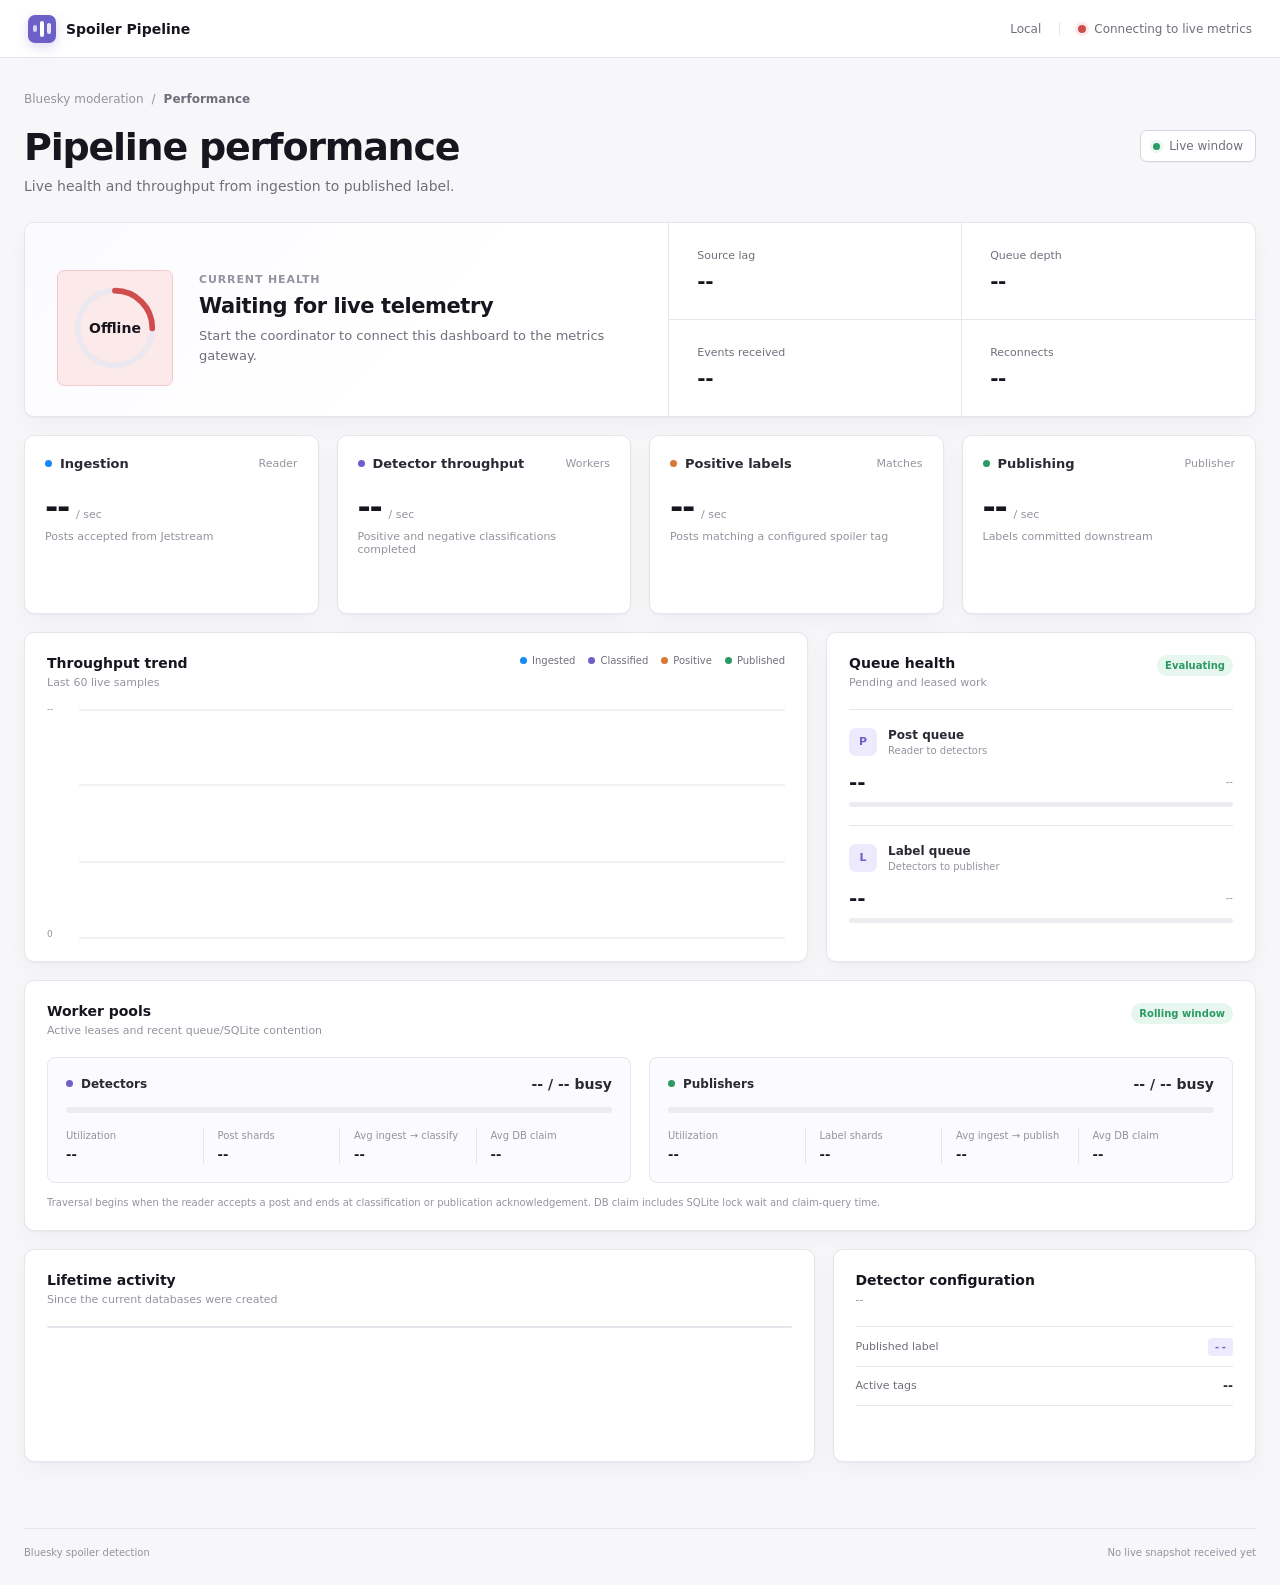
<file: docs/index.html>
<!doctype html>
<html lang="en">
  <head>
    <meta charset="utf-8">
    <meta name="viewport" content="width=device-width, initial-scale=1">
    <meta name="description" content="Live performance dashboard for the Bluesky spoiler detection pipeline">
    <title>Pipeline Performance</title>
    <link rel="stylesheet" href="styles.css?v=2">
    <script src="app.js?v=11" defer></script>
  </head>
  <body>
    <header class="app-bar">
      <a class="brand" href="#main-content" aria-label="Spoiler pipeline dashboard">
        <span class="brand-mark" aria-hidden="true">
          <i></i><i></i><i></i>
        </span>
        <span>Spoiler Pipeline</span>
      </a>
      <div class="app-bar-actions">
        <span class="environment">Local</span>
        <div class="connection" aria-live="polite">
          <span class="status-dot" id="status-dot"></span>
          <span id="freshness">Connecting...</span>
        </div>
      </div>
    </header>

    <main id="main-content">
      <nav class="breadcrumb" aria-label="Breadcrumb">
        <span>Bluesky moderation</span>
        <span aria-hidden="true">/</span>
        <strong>Performance</strong>
      </nav>

      <section class="page-heading" aria-labelledby="page-title">
        <div>
          <h1 id="page-title">Pipeline performance</h1>
          <p>Live health and throughput from ingestion to published label.</p>
        </div>
        <div class="window-control">
          <span class="live-pulse" aria-hidden="true"></span>
          <span id="window">Live window</span>
        </div>
      </section>

      <section class="overview-panel" aria-labelledby="health-title">
        <div class="health-summary">
          <div class="health-ring" id="health-ring" aria-hidden="true">
            <svg viewBox="0 0 120 120" role="presentation">
              <circle class="ring-track" cx="60" cy="60" r="52"></circle>
              <circle class="ring-value" cx="60" cy="60" r="52"></circle>
            </svg>
            <span class="health-ring-label" id="health-ring-label">--</span>
          </div>
          <div>
            <p class="overline">Current health</p>
            <h2 id="health-title">Waiting for telemetry</h2>
            <p id="health-description">Connecting to the live metrics gateway.</p>
          </div>
        </div>
        <dl class="health-facts">
          <div>
            <dt>Source lag</dt>
            <dd id="source-lag">--</dd>
          </div>
          <div>
            <dt>Queue depth</dt>
            <dd id="total-depth">--</dd>
          </div>
          <div>
            <dt>Events received</dt>
            <dd id="events-received">--</dd>
          </div>
          <div>
            <dt>Reconnects</dt>
            <dd id="reconnects">--</dd>
          </div>
        </dl>
      </section>

      <section class="metric-grid" aria-label="Pipeline rates">
        <article class="metric-card">
          <div class="metric-heading">
            <div>
              <span class="stage-dot stage-ingest"></span>
              <h2>Ingestion</h2>
            </div>
            <span>Reader</span>
          </div>
          <div class="metric-value"><strong id="ingestion-rate">--</strong><span>/ sec</span></div>
          <p>Posts accepted from Jetstream</p>
          <svg class="sparkline" id="ingestion-sparkline" viewBox="0 0 240 54" preserveAspectRatio="none" aria-label="Recent ingestion rate"></svg>
        </article>

        <article class="metric-card">
          <div class="metric-heading">
            <div>
              <span class="stage-dot stage-detect"></span>
              <h2>Detector throughput</h2>
            </div>
            <span>Workers</span>
          </div>
          <div class="metric-value"><strong id="detection-rate">--</strong><span>/ sec</span></div>
          <p>Positive and negative classifications completed</p>
          <svg class="sparkline" id="detection-sparkline" viewBox="0 0 240 54" preserveAspectRatio="none" aria-label="Recent classification rate"></svg>
        </article>

        <article class="metric-card">
          <div class="metric-heading">
            <div>
              <span class="stage-dot stage-label"></span>
              <h2>Positive labels</h2>
            </div>
            <span>Matches</span>
          </div>
          <div class="metric-value"><strong id="label-rate">--</strong><span>/ sec</span></div>
          <p>Posts matching a configured spoiler tag</p>
          <svg class="sparkline" id="label-sparkline" viewBox="0 0 240 54" preserveAspectRatio="none" aria-label="Recent positive label rate"></svg>
        </article>

        <article class="metric-card">
          <div class="metric-heading">
            <div>
              <span class="stage-dot stage-publish"></span>
              <h2>Publishing</h2>
            </div>
            <span>Publisher</span>
          </div>
          <div class="metric-value"><strong id="publish-rate">--</strong><span>/ sec</span></div>
          <p>Labels committed downstream</p>
          <svg class="sparkline" id="publish-sparkline" viewBox="0 0 240 54" preserveAspectRatio="none" aria-label="Recent publication rate"></svg>
        </article>
      </section>

      <section class="content-grid">
        <article class="panel throughput-panel" aria-labelledby="throughput-title">
          <div class="panel-heading">
            <div>
              <h2 id="throughput-title">Throughput trend</h2>
              <p>Last 60 live samples</p>
            </div>
            <div class="chart-legend" aria-label="Chart legend">
              <span><i class="legend-ingest"></i>Ingested</span>
              <span><i class="legend-detect"></i>Classified</span>
              <span><i class="legend-label"></i>Positive</span>
              <span><i class="legend-publish"></i>Published</span>
            </div>
          </div>
          <div class="chart-shell">
            <div class="chart-scale"><span id="chart-max">--</span><span>0</span></div>
            <svg id="throughput-chart" viewBox="0 0 720 230" preserveAspectRatio="none" aria-label="Pipeline throughput over time">
              <g class="chart-grid" aria-hidden="true">
                <line x1="0" y1="1" x2="720" y2="1"></line>
                <line x1="0" y1="76" x2="720" y2="76"></line>
                <line x1="0" y1="153" x2="720" y2="153"></line>
                <line x1="0" y1="229" x2="720" y2="229"></line>
              </g>
              <path id="chart-ingestion" class="chart-line chart-ingest"></path>
              <path id="chart-detection" class="chart-line chart-detect"></path>
              <path id="chart-label" class="chart-line chart-label"></path>
              <path id="chart-publish" class="chart-line chart-publish"></path>
            </svg>
          </div>
        </article>

        <article class="panel queue-panel" aria-labelledby="queues-title">
          <div class="panel-heading">
            <div>
              <h2 id="queues-title">Queue health</h2>
              <p>Pending and leased work</p>
            </div>
            <span id="bottleneck" class="status-badge">Evaluating</span>
          </div>

          <div class="queue-row" id="post-queue">
            <div class="queue-title">
              <span class="queue-icon">P</span>
              <div><strong>Post queue</strong><span>Reader to detectors</span></div>
            </div>
            <div class="queue-values">
              <strong id="post-depth">--</strong>
              <span id="post-age">--</span>
            </div>
            <div class="queue-track"><i id="post-fill"></i></div>
          </div>

          <div class="queue-row" id="label-queue">
            <div class="queue-title">
              <span class="queue-icon">L</span>
              <div><strong>Label queue</strong><span>Detectors to publisher</span></div>
            </div>
            <div class="queue-values">
              <strong id="label-depth">--</strong>
              <span id="label-age">--</span>
            </div>
            <div class="queue-track"><i id="label-fill"></i></div>
          </div>
        </article>
      </section>

      <section class="panel worker-panel" aria-labelledby="workers-title">
        <div class="panel-heading">
          <div>
            <h2 id="workers-title">Worker pools</h2>
            <p>Active leases and recent queue/SQLite contention</p>
          </div>
          <span class="status-badge" id="worker-window">Rolling window</span>
        </div>

        <div class="worker-grid">
          <article class="worker-pool" id="detector-pool">
            <div class="worker-pool-heading">
              <div><span class="stage-dot stage-detect"></span><strong>Detectors</strong></div>
              <strong id="detector-workers">-- / -- busy</strong>
            </div>
            <div class="worker-track"><i id="detector-worker-fill"></i></div>
            <dl class="worker-facts">
              <div><dt>Utilization</dt><dd id="detector-utilization">--</dd></div>
              <div><dt>Post shards</dt><dd id="detector-shards">--</dd></div>
              <div><dt>Avg ingest → classify</dt><dd id="detector-traversal">--</dd></div>
              <div><dt>Avg DB claim</dt><dd id="detector-db-wait">--</dd></div>
            </dl>
          </article>

          <article class="worker-pool" id="publisher-pool">
            <div class="worker-pool-heading">
              <div><span class="stage-dot stage-publish"></span><strong>Publishers</strong></div>
              <strong id="publisher-workers">-- / -- busy</strong>
            </div>
            <div class="worker-track"><i id="publisher-worker-fill"></i></div>
            <dl class="worker-facts">
              <div><dt>Utilization</dt><dd id="publisher-utilization">--</dd></div>
              <div><dt>Label shards</dt><dd id="publisher-shards">--</dd></div>
              <div><dt>Avg ingest → publish</dt><dd id="publisher-traversal">--</dd></div>
              <div><dt>Avg DB claim</dt><dd id="publisher-db-wait">--</dd></div>
            </dl>
          </article>
        </div>
        <p class="worker-note">Traversal begins when the reader accepts a post and ends at classification or publication acknowledgement. DB claim includes SQLite lock wait and claim-query time.</p>
      </section>

      <section class="content-grid lower-grid">
        <article class="panel totals-panel" aria-labelledby="totals-title">
          <div class="panel-heading">
            <div>
              <h2 id="totals-title">Lifetime activity</h2>
              <p>Since the current databases were created</p>
            </div>
          </div>
          <dl id="totals" class="totals-list"></dl>
        </article>

        <article class="panel configuration-panel" aria-labelledby="configuration-title">
          <div class="panel-heading">
            <div>
              <h2 id="configuration-title">Detector configuration</h2>
              <p id="detector-version">--</p>
            </div>
          </div>
          <dl class="configuration-list">
            <div><dt>Published label</dt><dd><code id="label-value">--</code></dd></div>
            <div><dt>Active tags</dt><dd id="tag-count">--</dd></div>
          </dl>
          <div class="tags" id="tags"></div>
        </article>
      </section>

      <p class="error" id="error" role="alert" hidden></p>
    </main>

    <footer>
      <span>Bluesky spoiler detection</span>
      <span id="footer-updated">Awaiting first snapshot</span>
    </footer>
  </body>
</html>
</file>
<file: docs/styles.css>
:root {
  color-scheme: light;
  --background: #f7f6f9;
  --surface: #ffffff;
  --surface-subtle: #fbfaff;
  --ink: #2b2933;
  --ink-strong: #17151e;
  --muted: #716e7b;
  --muted-light: #96929f;
  --line: #e7e4eb;
  --line-strong: #d8d4df;
  --blue: #1688f8;
  --purple: #6c5fc7;
  --purple-soft: #eeeafd;
  --green: #2c9a63;
  --green-soft: #e7f6ee;
  --orange: #d97735;
  --orange-soft: #fff1e7;
  --red: #d14d4d;
  --red-soft: #fceaea;
  --shadow: 0 1px 2px rgba(31, 26, 43, 0.04), 0 8px 24px rgba(31, 26, 43, 0.035);
}

* { box-sizing: border-box; }

html { background: var(--background); }

body {
  margin: 0;
  min-height: 100vh;
  color: var(--ink);
  background: var(--background);
  font-family: Inter, ui-sans-serif, system-ui, -apple-system, BlinkMacSystemFont, "Segoe UI", sans-serif;
  -webkit-font-smoothing: antialiased;
}

button, input, select { font: inherit; }

.app-bar {
  position: sticky;
  top: 0;
  z-index: 10;
  min-height: 58px;
  padding: 0 28px;
  display: flex;
  align-items: center;
  justify-content: space-between;
  border-bottom: 1px solid var(--line);
  background: rgba(255, 255, 255, 0.92);
  backdrop-filter: blur(14px);
}

.brand {
  display: inline-flex;
  align-items: center;
  gap: 10px;
  color: var(--ink-strong);
  font-size: 14px;
  font-weight: 650;
  text-decoration: none;
}

.brand-mark {
  width: 28px;
  height: 28px;
  padding: 6px 5px;
  display: flex;
  align-items: center;
  justify-content: space-between;
  border-radius: 7px;
  background: var(--purple);
  box-shadow: 0 4px 12px rgba(108, 95, 199, 0.24);
}

.brand-mark i {
  width: 4px;
  border-radius: 4px;
  background: #fff;
}

.brand-mark i:nth-child(1) { height: 7px; opacity: 0.72; }
.brand-mark i:nth-child(2) { height: 16px; }
.brand-mark i:nth-child(3) { height: 11px; opacity: 0.86; }

.app-bar-actions,
.connection,
.window-control,
.chart-legend,
.metric-heading,
.metric-heading > div,
.queue-title,
.queue-values {
  display: flex;
  align-items: center;
}

.app-bar-actions { gap: 18px; }

.environment {
  padding-right: 18px;
  border-right: 1px solid var(--line);
  color: var(--muted);
  font-size: 12px;
}

.connection {
  gap: 8px;
  color: var(--muted);
  font-size: 12px;
}

.status-dot {
  width: 8px;
  height: 8px;
  border-radius: 50%;
  background: var(--muted-light);
  box-shadow: 0 0 0 3px #efedf1;
}

.status-dot.live { background: var(--green); box-shadow: 0 0 0 3px var(--green-soft); }
.status-dot.warning { background: var(--orange); box-shadow: 0 0 0 3px var(--orange-soft); }
.status-dot.stale { background: var(--red); box-shadow: 0 0 0 3px var(--red-soft); }

main {
  width: min(1240px, calc(100% - 48px));
  margin: 0 auto;
  padding: 34px 0 48px;
}

.breadcrumb {
  display: flex;
  gap: 8px;
  margin-bottom: 20px;
  color: var(--muted-light);
  font-size: 12px;
}

.breadcrumb strong { color: var(--muted); font-weight: 550; }

.page-heading {
  display: flex;
  align-items: flex-start;
  justify-content: space-between;
  gap: 24px;
  margin-bottom: 28px;
}

h1, h2, p, dl, dd { margin-top: 0; }

h1 {
  margin-bottom: 8px;
  color: var(--ink-strong);
  font-size: clamp(28px, 4vw, 38px);
  font-weight: 650;
  line-height: 1.15;
  letter-spacing: -0.032em;
}

.page-heading p {
  margin-bottom: 0;
  color: var(--muted);
  font-size: 14px;
}

.window-control {
  flex: 0 0 auto;
  gap: 9px;
  margin-top: 4px;
  padding: 8px 12px;
  border: 1px solid var(--line-strong);
  border-radius: 7px;
  background: var(--surface);
  color: var(--muted);
  font-size: 12px;
  box-shadow: 0 1px 1px rgba(31, 26, 43, 0.03);
}

.live-pulse {
  width: 7px;
  height: 7px;
  border-radius: 50%;
  background: var(--green);
  box-shadow: 0 0 0 3px var(--green-soft);
}

.overview-panel,
.panel,
.metric-card {
  border: 1px solid var(--line);
  border-radius: 10px;
  background: var(--surface);
  box-shadow: var(--shadow);
}

.overview-panel {
  min-height: 192px;
  display: grid;
  grid-template-columns: minmax(360px, 1.1fr) minmax(420px, 1fr);
  margin-bottom: 18px;
  overflow: hidden;
}

.health-summary {
  display: flex;
  align-items: center;
  gap: 26px;
  padding: 28px 32px;
  border-right: 1px solid var(--line);
  background: linear-gradient(135deg, var(--surface-subtle), #fff 60%);
}

.health-ring {
  position: relative;
  width: 116px;
  height: 116px;
  flex: 0 0 116px;
}

.health-ring svg { width: 100%; height: 100%; transform: rotate(-90deg); }
.health-ring circle { fill: none; stroke-width: 8; }
.ring-track { stroke: #ebe8ef; }
.ring-value {
  stroke: var(--purple);
  stroke-linecap: round;
  stroke-dasharray: 327;
  stroke-dashoffset: 82;
  transition: stroke 220ms ease, stroke-dashoffset 350ms ease;
}

.health-ring.healthy .ring-value { stroke: var(--green); stroke-dashoffset: 0; }
.health-ring.warning .ring-value { stroke: var(--orange); stroke-dashoffset: 112; }
.health-ring.error .ring-value { stroke: var(--red); stroke-dashoffset: 245; }

.health-ring-label {
  position: absolute;
  inset: 0;
  display: grid;
  place-items: center;
  color: var(--ink-strong);
  font-size: 14px;
  font-weight: 700;
}

.overline {
  margin-bottom: 8px;
  color: var(--muted-light);
  font-size: 11px;
  font-weight: 650;
  letter-spacing: 0.08em;
  text-transform: uppercase;
}

.health-summary h2 {
  margin: 0 0 8px;
  color: var(--ink-strong);
  font-size: 21px;
  font-weight: 650;
  letter-spacing: -0.02em;
}

.health-summary > div:last-child > p:last-child {
  max-width: 410px;
  margin-bottom: 0;
  color: var(--muted);
  font-size: 13px;
  line-height: 1.55;
}

.health-facts {
  display: grid;
  grid-template-columns: 1fr 1fr;
  margin: 0;
}

.health-facts div {
  padding: 26px 28px;
  display: flex;
  flex-direction: column;
  justify-content: center;
}

.health-facts div:nth-child(odd) { border-right: 1px solid var(--line); }
.health-facts div:nth-child(-n + 2) { border-bottom: 1px solid var(--line); }

.health-facts dt,
.configuration-list dt,
.totals-list dt {
  color: var(--muted);
  font-size: 11px;
}

.health-facts dd {
  margin: 7px 0 0;
  color: var(--ink-strong);
  font-size: 20px;
  font-weight: 650;
  letter-spacing: -0.02em;
}

.metric-grid {
  display: grid;
  grid-template-columns: repeat(4, 1fr);
  gap: 18px;
  margin-bottom: 18px;
}

.metric-card {
  position: relative;
  min-width: 0;
  padding: 20px 20px 0;
  overflow: hidden;
}

.metric-heading { justify-content: space-between; gap: 12px; }
.metric-heading > div { gap: 8px; }
.metric-heading h2 { margin: 0; color: var(--ink); font-size: 13px; font-weight: 620; }
.metric-heading > span { color: var(--muted-light); font-size: 11px; }

.stage-dot {
  width: 7px;
  height: 7px;
  border-radius: 50%;
}

.stage-ingest, .legend-ingest { background: var(--blue); }
.stage-detect, .legend-detect { background: var(--purple); }
.stage-label, .legend-label { background: var(--orange); }
.stage-publish, .legend-publish { background: var(--green); }

.metric-value { margin-top: 20px; display: flex; align-items: baseline; gap: 7px; }
.metric-value strong {
  color: var(--ink-strong);
  font-size: 32px;
  font-weight: 620;
  line-height: 1;
  letter-spacing: -0.04em;
}

.metric-value span, .metric-card > p { color: var(--muted-light); font-size: 11px; }
.metric-card > p { margin: 7px 0 3px; }
.sparkline { width: calc(100% + 40px); height: 54px; margin-left: -20px; display: block; overflow: visible; }
.sparkline .spark-area { opacity: 0.09; }
.sparkline .spark-line { fill: none; stroke-width: 2; vector-effect: non-scaling-stroke; }

.content-grid {
  display: grid;
  grid-template-columns: minmax(0, 1.55fr) minmax(340px, 0.85fr);
  gap: 18px;
  margin-bottom: 18px;
}

.lower-grid { grid-template-columns: minmax(0, 1.4fr) minmax(340px, 0.75fr); }
.panel { min-width: 0; padding: 22px; }

.panel-heading {
  min-height: 36px;
  display: flex;
  align-items: flex-start;
  justify-content: space-between;
  gap: 16px;
  margin-bottom: 18px;
}

.panel-heading h2 { margin: 0 0 5px; color: var(--ink-strong); font-size: 14px; font-weight: 650; }
.panel-heading p { margin: 0; color: var(--muted-light); font-size: 11px; }

.chart-legend { flex-wrap: wrap; justify-content: flex-end; gap: 13px; }
.chart-legend span { display: inline-flex; align-items: center; gap: 5px; color: var(--muted); font-size: 10px; }
.chart-legend i { width: 7px; height: 7px; border-radius: 50%; }

.chart-shell { position: relative; height: 230px; padding-left: 32px; }
.chart-shell > svg { width: 100%; height: 100%; overflow: visible; }
.chart-scale {
  position: absolute;
  inset: -5px auto 0 0;
  display: flex;
  flex-direction: column;
  justify-content: space-between;
  color: var(--muted-light);
  font-size: 9px;
}

.chart-grid line { stroke: var(--line); stroke-width: 1; vector-effect: non-scaling-stroke; }
.chart-line { fill: none; stroke-width: 2; vector-effect: non-scaling-stroke; }
.chart-ingest { stroke: var(--blue); }
.chart-detect { stroke: var(--purple); }
.chart-label { stroke: var(--orange); }
.chart-publish { stroke: var(--green); }

.status-badge {
  padding: 5px 8px;
  border-radius: 999px;
  background: var(--green-soft);
  color: var(--green);
  font-size: 10px;
  font-weight: 650;
  white-space: nowrap;
}

.status-badge.warning { background: var(--orange-soft); color: var(--orange); }
.status-badge.danger { background: var(--red-soft); color: var(--red); }

.queue-row {
  padding: 18px 0;
  border-top: 1px solid var(--line);
}

.queue-row:last-child { padding-bottom: 3px; }
.queue-title { gap: 11px; }
.queue-title > div { min-width: 0; display: flex; flex-direction: column; gap: 3px; }
.queue-title strong { color: var(--ink); font-size: 12px; }
.queue-title span:last-child { color: var(--muted-light); font-size: 10px; }

.queue-icon {
  width: 28px;
  height: 28px;
  display: grid;
  place-items: center;
  flex: 0 0 28px;
  border-radius: 7px;
  background: var(--purple-soft);
  color: var(--purple);
  font-size: 11px;
  font-weight: 750;
}

.queue-values { justify-content: space-between; margin: 14px 0 8px; }
.queue-values strong { color: var(--ink-strong); font-size: 20px; font-weight: 620; }
.queue-values span { color: var(--muted-light); font-size: 10px; }
.queue-track { height: 5px; overflow: hidden; border-radius: 5px; background: #eeecf1; }
.queue-track i { display: block; width: 0; height: 100%; border-radius: inherit; background: var(--purple); transition: width 300ms ease; }
.queue-row.warning .queue-track i { background: var(--orange); }
.queue-row.danger .queue-track i { background: var(--red); }

.worker-panel { margin-bottom: 18px; }
.worker-grid { display: grid; grid-template-columns: repeat(2, minmax(0, 1fr)); gap: 18px; }
.worker-pool { padding: 18px; border: 1px solid var(--line); border-radius: 8px; background: var(--surface-subtle); }
.worker-pool-heading { display: flex; align-items: center; justify-content: space-between; gap: 14px; }
.worker-pool-heading > div { display: flex; align-items: center; gap: 8px; }
.worker-pool-heading strong { color: var(--ink); font-size: 12px; }
.worker-pool-heading > strong { font-size: 14px; }
.worker-track { height: 6px; margin: 15px 0; overflow: hidden; border-radius: 6px; background: #eeecf1; }
.worker-track i { display: block; width: 0; height: 100%; border-radius: inherit; background: var(--purple); transition: width 300ms ease; }
#publisher-worker-fill { background: var(--green); }
.worker-facts { display: grid; grid-template-columns: repeat(4, 1fr); margin: 0; }
.worker-facts div { padding: 2px 14px; border-left: 1px solid var(--line); }
.worker-facts div:first-child { padding-left: 0; border-left: 0; }
.worker-facts dt { color: var(--muted-light); font-size: 10px; }
.worker-facts dd { margin: 6px 0 0; color: var(--ink-strong); font-size: 13px; font-weight: 620; }
.worker-note { margin: 14px 0 0; color: var(--muted-light); font-size: 10px; }

.totals-list {
  display: grid;
  grid-template-columns: repeat(4, minmax(0, 1fr));
  gap: 0;
  margin: 0;
  border: 1px solid var(--line);
  border-radius: 8px;
  overflow: hidden;
}

.totals-list div { min-width: 0; padding: 17px; border-right: 1px solid var(--line); border-bottom: 1px solid var(--line); }
.totals-list div:nth-child(4n) { border-right: 0; }
.totals-list div:nth-last-child(-n + 3) { border-bottom: 0; }
.totals-list dd { margin: 7px 0 0; color: var(--ink-strong); font-size: 18px; font-weight: 620; }

.configuration-list { margin: 0; }
.configuration-list > div { padding: 12px 0; display: flex; align-items: center; justify-content: space-between; border-top: 1px solid var(--line); }
.configuration-list dd { margin: 0; color: var(--ink); font-size: 12px; font-weight: 600; }
code { padding: 3px 6px; border-radius: 4px; background: var(--purple-soft); color: var(--purple); font: 600 11px/1.2 ui-monospace, SFMono-Regular, Consolas, monospace; }

.tags { min-height: 34px; padding-top: 12px; display: flex; flex-wrap: wrap; gap: 6px; border-top: 1px solid var(--line); }
.tag { padding: 5px 7px; border: 1px solid var(--line); border-radius: 5px; background: var(--surface-subtle); color: var(--muted); font: 550 10px/1 ui-monospace, SFMono-Regular, Consolas, monospace; }

.error { margin: 18px 0 0; padding: 12px 14px; border: 1px solid #efcaca; border-radius: 7px; background: var(--red-soft); color: var(--red); font-size: 12px; }

footer {
  width: min(1240px, calc(100% - 48px));
  margin: 0 auto;
  padding: 18px 0 28px;
  display: flex;
  justify-content: space-between;
  border-top: 1px solid var(--line);
  color: var(--muted-light);
  font-size: 10px;
}

@media (max-width: 980px) {
  .overview-panel { grid-template-columns: 1fr; }
  .health-summary { border-right: 0; border-bottom: 1px solid var(--line); }
  .metric-grid { grid-template-columns: repeat(2, 1fr); }
  .content-grid, .lower-grid { grid-template-columns: 1fr; }
  .queue-panel { order: -1; }
}

@media (max-width: 720px) {
  .app-bar { padding: 0 16px; }
  .environment { display: none; }
  main, footer { width: min(100% - 28px, 1240px); }
  main { padding-top: 24px; }
  .page-heading { display: block; }
  .window-control { width: fit-content; margin-top: 16px; }
  .overview-panel { min-height: 0; }
  .health-summary { align-items: flex-start; padding: 22px; }
  .health-ring { width: 86px; height: 86px; flex-basis: 86px; }
  .health-facts div { padding: 19px; }
  .metric-grid { grid-template-columns: 1fr; }
  .worker-grid { grid-template-columns: 1fr; }
  .metric-card { min-height: 172px; }
  .totals-list { grid-template-columns: repeat(2, 1fr); }
  .totals-list div:nth-child(4n) { border-right: 1px solid var(--line); }
  .totals-list div:nth-child(2n) { border-right: 0; }
  .totals-list div:nth-last-child(-n + 3) { border-bottom: 1px solid var(--line); }
  .totals-list div:last-child { border-bottom: 0; }
  .chart-legend { display: none; }
}

@media (max-width: 470px) {
  .brand > span:last-child { display: none; }
  .connection { font-size: 11px; }
  .breadcrumb { margin-bottom: 15px; }
  .health-summary { gap: 16px; }
  .health-ring { width: 74px; height: 74px; flex-basis: 74px; }
  .health-ring-label { font-size: 11px; }
  .health-summary h2 { font-size: 18px; }
  .health-facts { grid-template-columns: 1fr; }
  .health-facts div { border-right: 0 !important; border-bottom: 1px solid var(--line); }
  .health-facts div:last-child { border-bottom: 0; }
  .panel { padding: 18px; }
  .panel-heading { display: block; }
  .worker-facts { grid-template-columns: 1fr; }
  .worker-facts div { padding: 10px 0; border-left: 0; border-top: 1px solid var(--line); }
  .worker-facts div:first-child { border-top: 0; }
  .status-badge { display: inline-block; margin-top: 10px; }
  footer { display: block; line-height: 1.8; }
  footer span { display: block; }
}

@media (prefers-reduced-motion: reduce) {
  *, *::before, *::after { scroll-behavior: auto !important; transition: none !important; }
}
</file>
